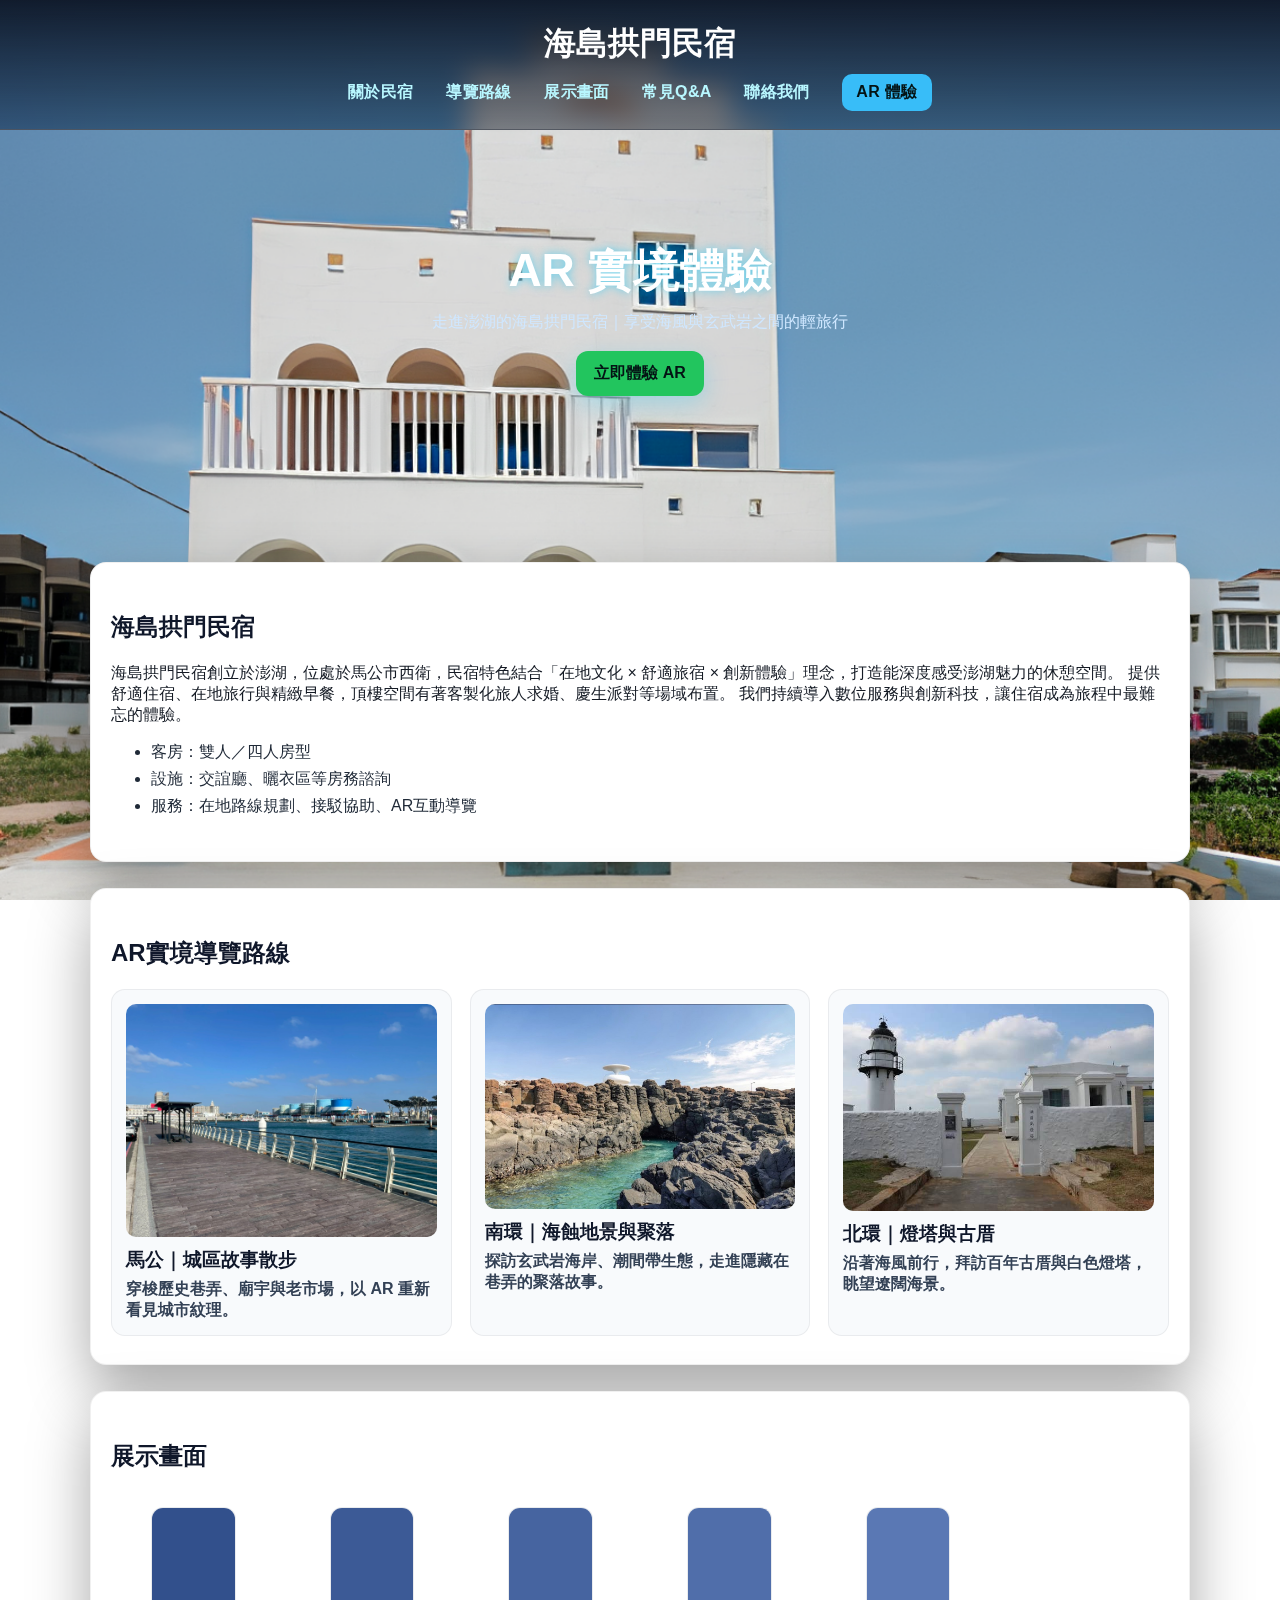
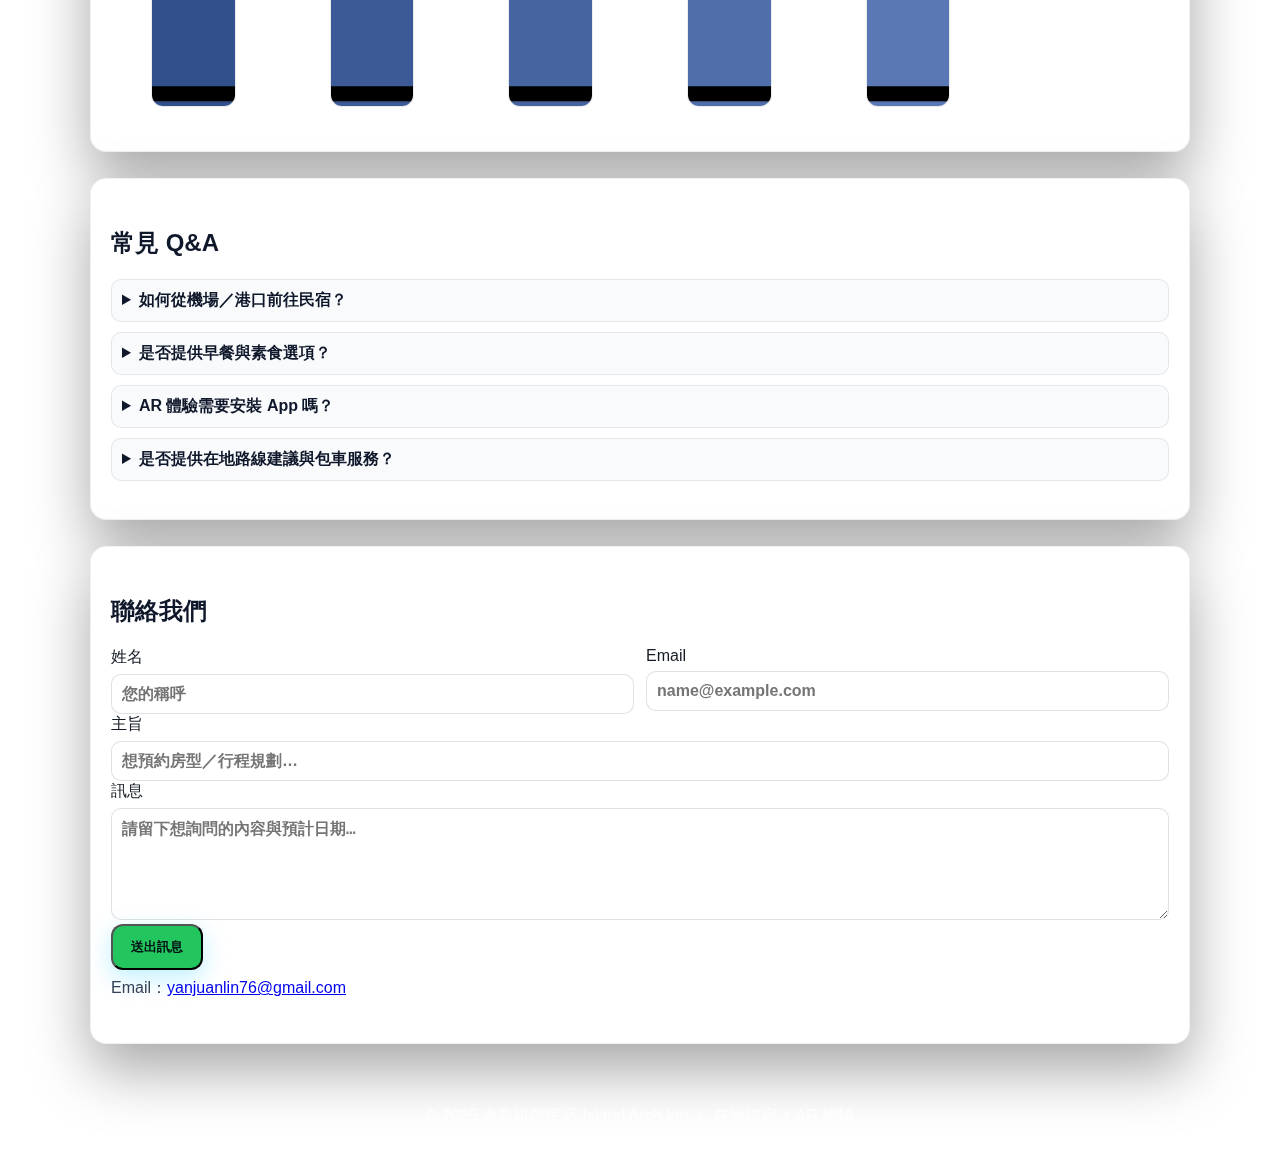
<file: index.html>
<!DOCTYPE html>
<html lang="zh-Hant">
<head>
  <meta charset="UTF-8" />
  <meta name="viewport" content="width=device-width, initial-scale=1" />
  <title>海島拱門民宿 Island Arch Inn</title>
  <meta name="description" content="海島拱門民宿 Island Arch Inn 官方網站：AR 科技島嶼導覽、三條路線、展示畫面、FAQ、聯絡我們。">
  <link rel="stylesheet" href="style.css" />
</head>
<body>
  <header class="topnav">
    <h1>海島拱門民宿</h1>
    <nav>
      <a href="#about">關於民宿</a>
      <a href="#routes">導覽路線</a>
      <a href="#showcase">展示畫面</a>
      <a href="#faq">常見Q&A</a>
      <a href="#contact">聯絡我們</a>
      <a class="cta" href="ar.html">AR 體驗</a>
    </nav>
  </header>

  <section class="hero">
    <h2>AR 實境體驗</h2>
    <p>走進澎湖的海島拱門民宿｜享受海風與玄武岩之間的輕旅行</p>
    <a class="btn" href="ar.html">立即體驗 AR</a>
  </section>

  <section id="about" class="content card-light">
    <h2>海島拱門民宿</h2>
    <p>海島拱門民宿創立於澎湖，位處於馬公市西衛，民宿特色結合「在地文化 × 舒適旅宿 × 創新體驗」理念，打造能深度感受澎湖魅力的休憩空間。
提供舒適住宿、在地旅行與精緻早餐，頂樓空間有著客製化旅人求婚、慶生派對等場域布置。
我們持續導入數位服務與創新科技，讓住宿成為旅程中最難忘的體驗。</p>
    <ul class="features">
      <li>客房：雙人／四人房型</li>
      <li>設施：交誼廳、曬衣區等房務諮詢</li>
      <li>服務：在地路線規劃、接駁協助、AR互動導覽</li>
    </ul>
  </section>

  <section id="routes" class="content card-light">
    <h2>AR實境導覽路線</h2>
    <div class="grid cards">
      <article class="card">
        <img src="images/route-city.jpg" alt="馬公">
        <h3>馬公｜城區故事散步</h3>
        <p>穿梭歷史巷弄、廟宇與老市場，以 AR 重新看見城市紋理。</p>
      </article>
      <article class="card">
        <img src="images/route-south.jpg" alt="南環">
        <h3>南環｜海蝕地景與聚落</h3>
        <p>探訪玄武岩海岸、潮間帶生態，走進隱藏在巷弄的聚落故事。</p>
      </article>
      <article class="card">
        <img src="images/route-north.jpg" alt="北環">
        <h3>北環｜燈塔與古厝</h3>
        <p>沿著海風前行，拜訪百年古厝與白色燈塔，眺望遼闊海景。</p>
      </article>
    </div>
  </section>

  <section id="showcase" class="content card-light">
    <h2>展示畫面</h2>
    <div class="masonry">
      <figure class="tile a"><img src="images/show-1.jpg" alt="展示1"></figure>
      <figure class="tile b"><img src="images/show-2.jpg" alt="展示2"></figure>
      <figure class="tile c"><img src="images/show-3.jpg" alt="展示3"></figure>
      <figure class="tile d"><img src="images/show-4.jpg" alt="展示4"></figure>
      <figure class="tile e"><img src="images/show-5.jpg" alt="展示5"></figure>
    </div>
  </section>

  <section id="faq" class="content card-light">
    <h2>常見 Q&A</h2>
    <details class="faq"><summary>如何從機場／港口前往民宿？</summary><p>可預約接駁或於機場、港口租機車／汽車，車程約 15–25 分鐘。預約請於入住前三日告知。</p></details>
    <details class="faq"><summary>是否提供早餐與素食選項？</summary><p>若有需求，請於訂房備註或入住時告知。</p></details>
    <details class="faq"><summary>AR 體驗需要安裝 App 嗎？</summary><p>不需要！使用 iOS Safari 或 Android Chrome 開啟連結即可。</p></details>
    <details class="faq"><summary>是否提供在地路線建議與包車服務？</summary><p>可協助規劃旅遊路線重點並轉介包車／共乘服務，費用依季節與時段調整。</p></details>
  </section>

  <section id="contact" class="content card-light">
    <h2>聯絡我們</h2>
    <form class="contact" action="mailto:yanjuanlin76@gmail.com" method="post" enctype="text/plain">
      <div class="row">
        <label>姓名<input type="text" name="name" required placeholder="您的稱呼"></label>
        <label>Email<input type="email" name="email" required placeholder="name@example.com"></label>
      </div>
      <label>主旨<input type="text" name="subject" placeholder="想預約房型／行程規劃…"></label>
      <label>訊息<textarea name="message" rows="5" placeholder="請留下想詢問的內容與預計日期…"></textarea></label>
      <div class="center"><button type="submit" class="btn btn-dark">送出訊息</button></div>
      <p class="contact-note">Email：<a href="mailto:yanjuanlin76@gmail.com">yanjuanlin76@gmail.com</a></p>
    </form>
  </section>

  <footer class="footer">
    <p>© 2025 海島拱門民宿 Island Arch Inn ｜ 在地旅宿 × AR 體驗</p>
  </footer>

  <script src="script.js"></script>
</body>
</html>
</file>
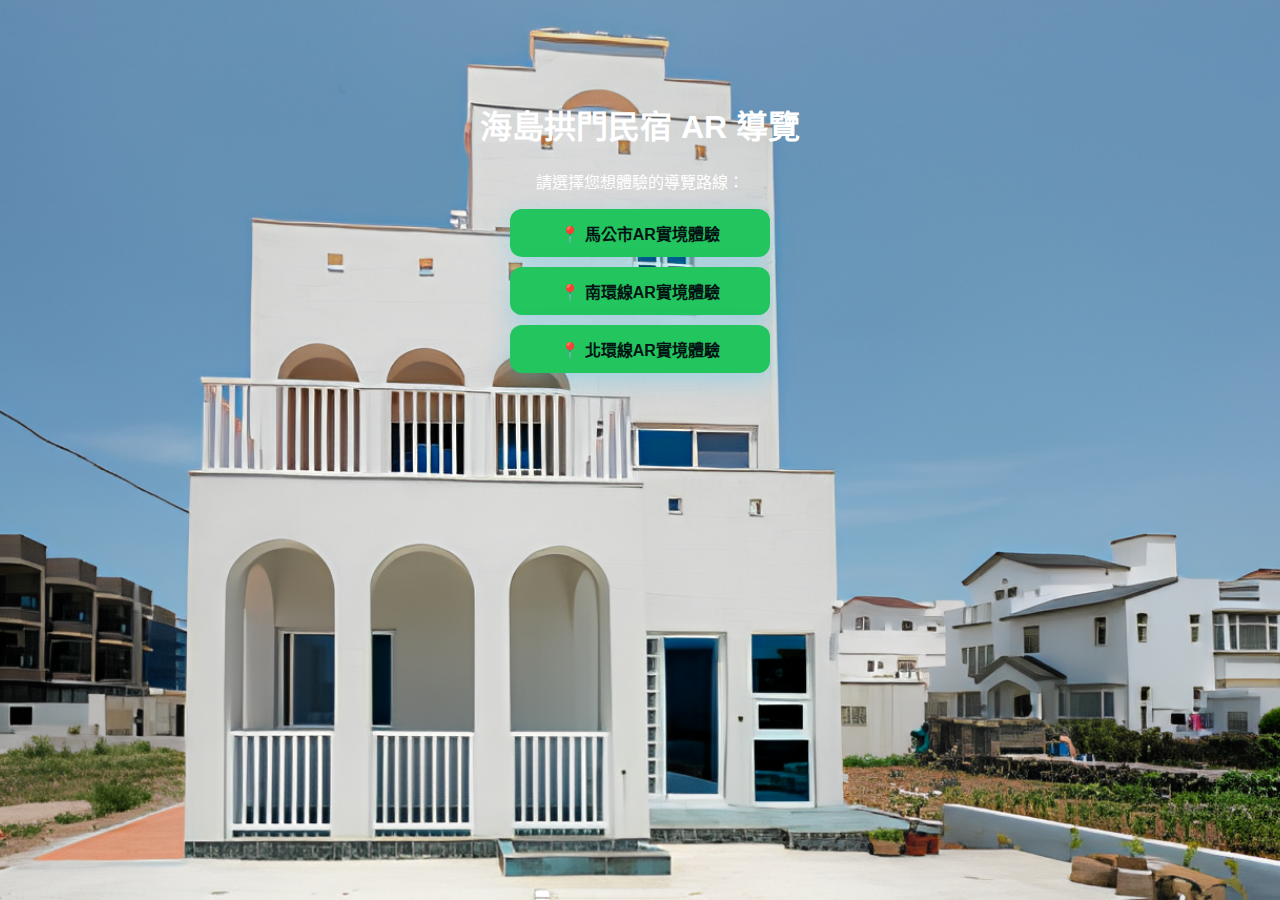
<file: ar.html>
<!DOCTYPE html>
<html lang="zh-TW">
<head>
    <meta charset="UTF-8">
    <meta name="viewport" content="width=device-width, initial-scale=1.0">
    <title>海島拱門民宿 AR 導覽</title>
    <link rel="stylesheet" href="style.css">
  <style>
        /* 可以保留一些專屬 AR 頁面的微調 */
        body {
            text-align: center;
            padding-top: 80px;
        }
        .ar-buttons .btn {
            margin: 10px auto;
            display: block;
            max-width: 260px;
        }
    </style>
</head>
<body>
    <h1>海島拱門民宿 AR 導覽</h1>
    <p>請選擇您想體驗的導覽路線：</p>

    <div class="ar-buttons">
        <a class="btn" href="route1.html">📍 馬公市AR實境體驗</a>
        <a class="btn" href="route2.html">📍 南環線AR實境體驗</a>
        <a class="btn" href="route3.html">📍 北環線AR實境體驗</a>
    </div>
</body>
</html>
</file>
<file: style.css>
:root{
  --bg: #0b1220;
  --grid: rgba(56, 189, 248, .16);
  --grid2: rgba(34, 197, 94, .12);
  --panel: rgba(255,255,255,.1);
  --line: rgba(255,255,255,.25);
  --text-dark: #141a24;
  --text-muted: #334155;
  --accent: #38bdf8;
  --primary: #22c55e;
}

*{box-sizing:border-box}
html,body{margin:0;padding:0}
body{
  margin:0;
  font-family:'Noto Sans TC', sans-serif;
  color:#fff;
  background: url('images/my-bg.png.png') center/cover no-repeat fixed;
}

.topnav{
  text-align:center;
  padding:18px 10px;
  background:linear-gradient(180deg,rgba(11,18,32,.92),rgba(11,18,32,.45));
  border-bottom:1px solid var(--line);
  backdrop-filter:saturate(140%) blur(14px);
}
.topnav h1{margin:4px 0 8px}
nav a{
  display:inline-block;
  color:#b8f7ff;
  margin:0 14px;
  text-decoration:none;
  font-weight:800;
  letter-spacing:.4px;
}
nav a.cta{ color:#041314; background:var(--accent); padding:8px 14px; border-radius:10px; }

.hero{ text-align:center; padding:110px 16px 140px; }
.hero h2{ font-size:clamp(28px,5vw,46px); margin:0 0 10px; text-shadow:0 0 10px rgba(0,200,255,.55); }
.hero p{ color:#cfe7ff; margin:0 0 18px; }
.btn{ display:inline-block; background:var(--primary); color:#041314; padding:12px 18px; border-radius:12px; text-decoration:none; font-weight:900; box-shadow:0 8px 24px rgba(0,200,255,.25); }

/* White card, dark text */
.content.card-light{
  width:min(1100px,92%); margin:26px auto; padding:28px 20px;
  background:#ffffff;
  color:var(--text-dark);
  border-radius:16px; border:1px solid rgba(0,0,0,.06);
  box-shadow:0 26px 60px rgba(0,0,0,.35);
}
.content.card-light h2{ color:#0f172a; }
.features{ color:#1f2937; }
.features li{ margin:6px 0; }

.grid{ display:grid; gap:18px; }
.cards{ grid-template-columns: repeat(3, 1fr); }
.card{ background:#f8fafc; border:1px solid rgba(2,6,23,.06); border-radius:14px; padding:14px; }
.card h3{ margin:10px 0 6px; color:#0f172a; font-weight:800; }
.card p{ margin:0; color:#334155; font-weight:600; }
.card img{ width:100%; border-radius:10px; display:block; }

.masonry{ display:grid; grid-template-columns: repeat(6, 1fr); gap:14px; }
.tile{ border-radius:12px; height:200px; overflow:hidden; border:1px solid rgba(2,6,23,.06); background:#f8fafc; }
.tile img{ width:100%; height:100%; object-fit:cover; display:block; }

details.faq{ background:#f8fafc; border:1px solid rgba(2,6,23,.08); border-radius:10px; padding:10px; margin:10px 0; color:#0f172a; }
details.faq>summary{ cursor:pointer; font-weight:900; }
details.faq p{ color:#334155; font-weight:600; }

.contact .row{ display:grid; grid-template-columns: 1fr 1fr; gap:12px; }
.contact input, .contact textarea{
  width:100%; margin-top:6px; background:#ffffff; border:1px solid rgba(2,6,23,.12);
  border-radius:10px; color:#0f172a; padding:10px; font-size:16px; font-weight:600;
}
.contact-note{ color:#334155; margin-top:8px; }

.footer{ text-align:center; padding:20px; opacity:.9; }

@media (max-width: 980px){
  .cards{ grid-template-columns: 1fr; }
  .masonry{ grid-template-columns: repeat(2, 1fr); }
  .contact .row{ grid-template-columns: 1fr; }
}
</file>
